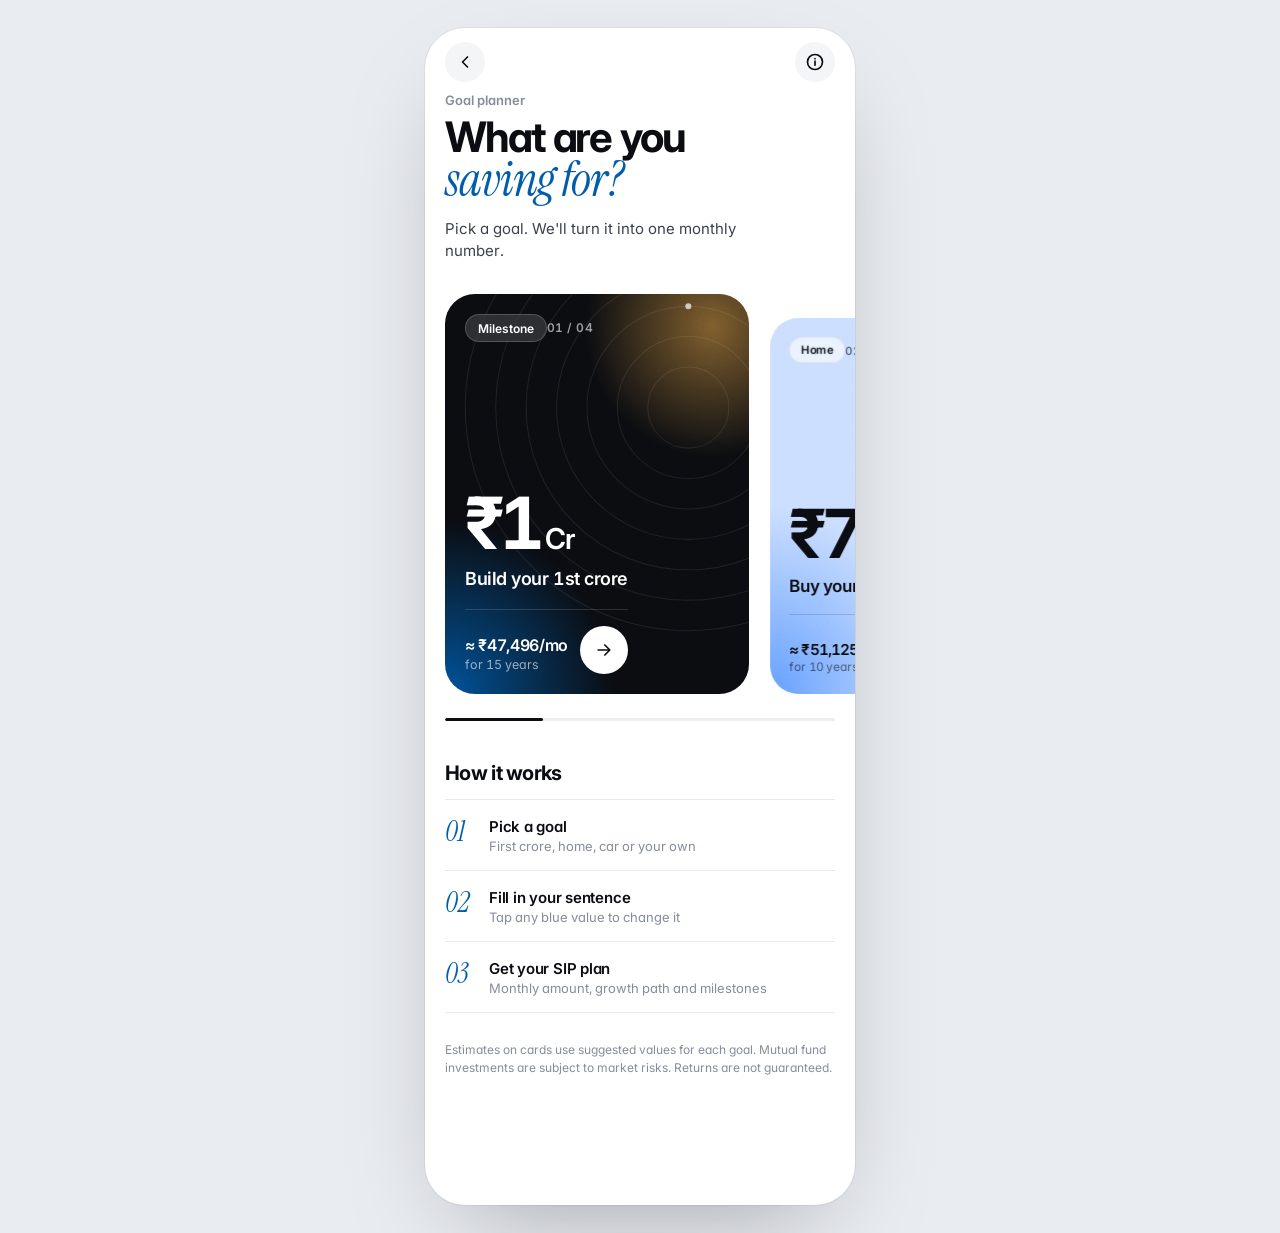
<file: index.html>
<!doctype html>
<html lang="en">
<head>
  <meta charset="utf-8" />
  <meta name="viewport" content="width=device-width, initial-scale=1, viewport-fit=cover" />
  <meta name="theme-color" content="#FFFFFF" />
  <title>Achieve Your Goals · Bajaj Broking</title>
  <link rel="preconnect" href="https://fonts.googleapis.com" />
  <link rel="preconnect" href="https://fonts.gstatic.com" crossorigin />
  <link href="https://fonts.googleapis.com/css2?family=Inter:wght@400;500;600;700;800&family=Instrument+Serif:ital@0;1&display=swap" rel="stylesheet" />
  <link rel="stylesheet" href="styles.css" />
</head>
<body>
  <div class="app" id="app">
    <main class="scr" id="scr-home" aria-label="Achieve your goals"></main>
    <main class="scr" id="scr-planner" aria-label="Plan your goal" hidden></main>
    <main class="scr" id="scr-result" aria-label="Your investment plan" hidden></main>
  </div>

  <div class="sheet-backdrop" id="backdrop" hidden></div>
  <section class="sheet" id="sheet" role="dialog" aria-modal="true" aria-labelledby="sheet-title" hidden></section>
  <div class="toast" id="toast" role="status" aria-live="polite"></div>

  <script src="app.js"></script>
</body>
</html>
</file>
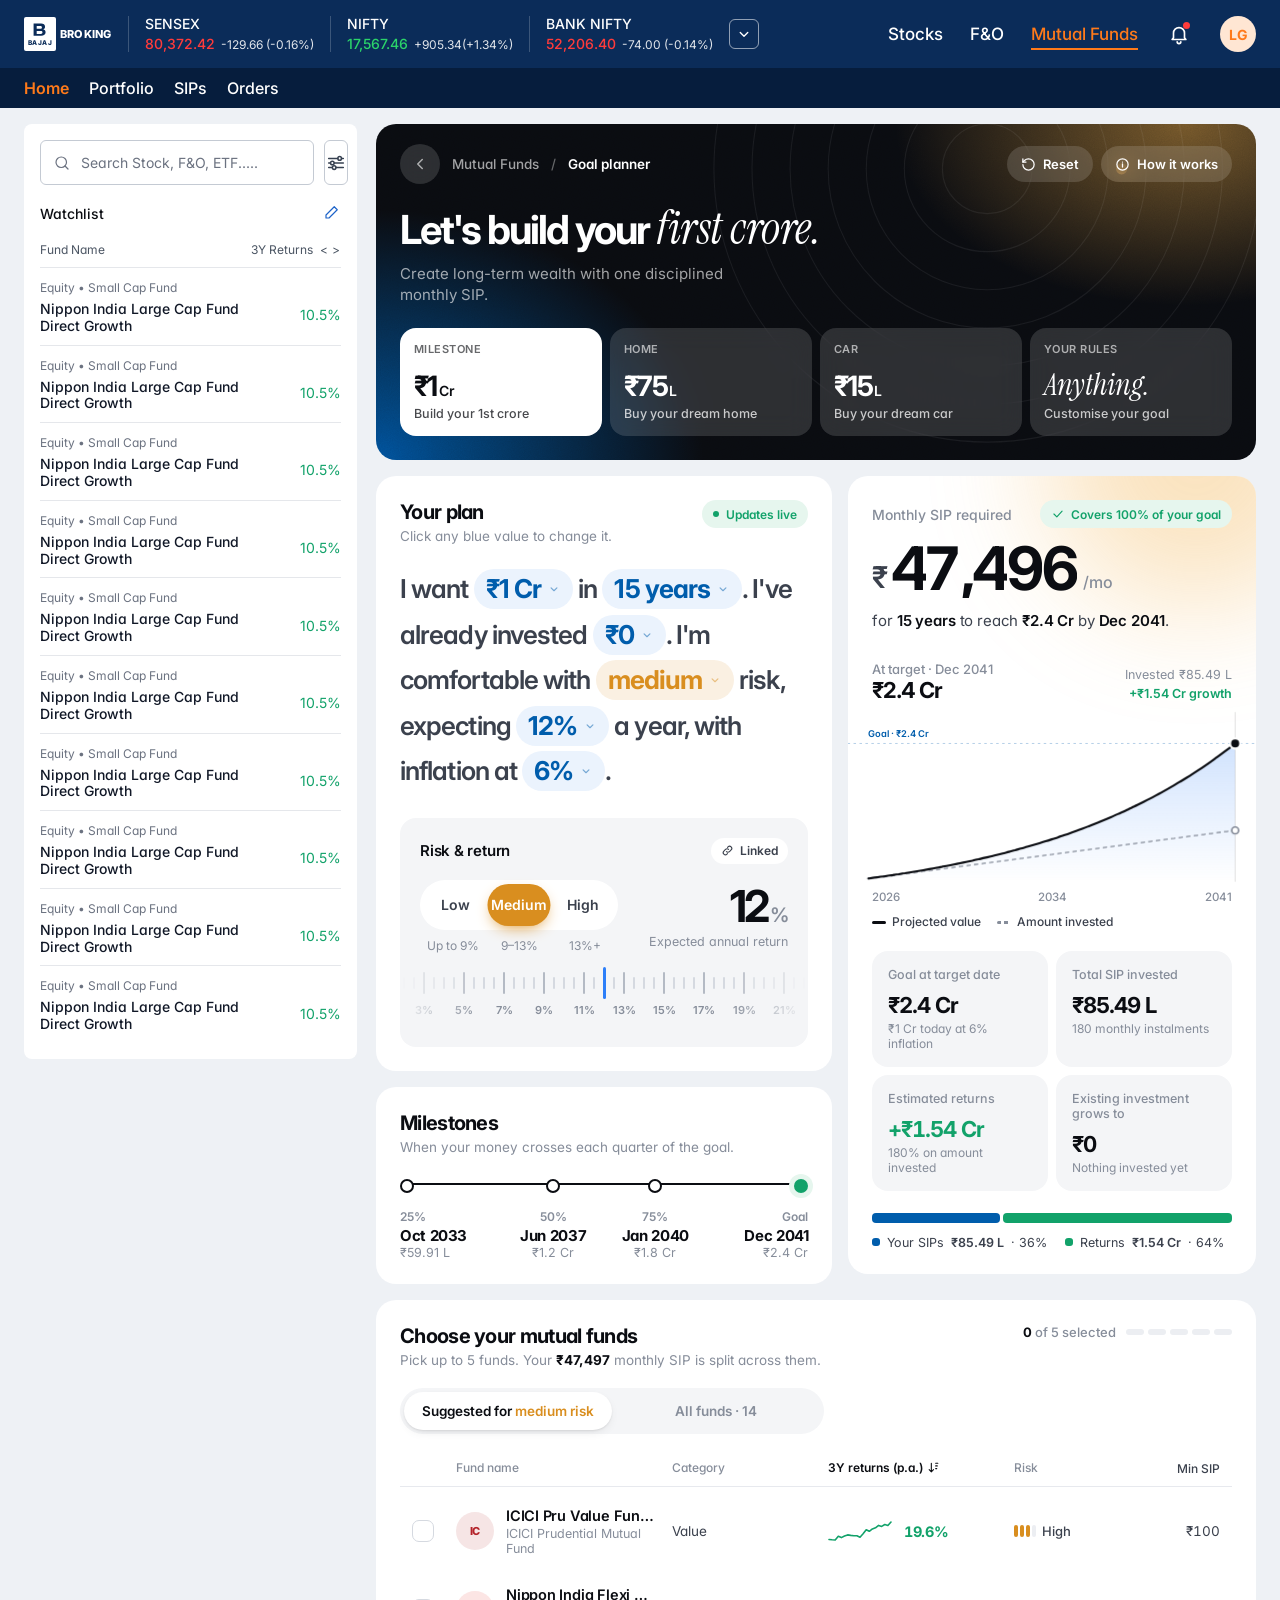
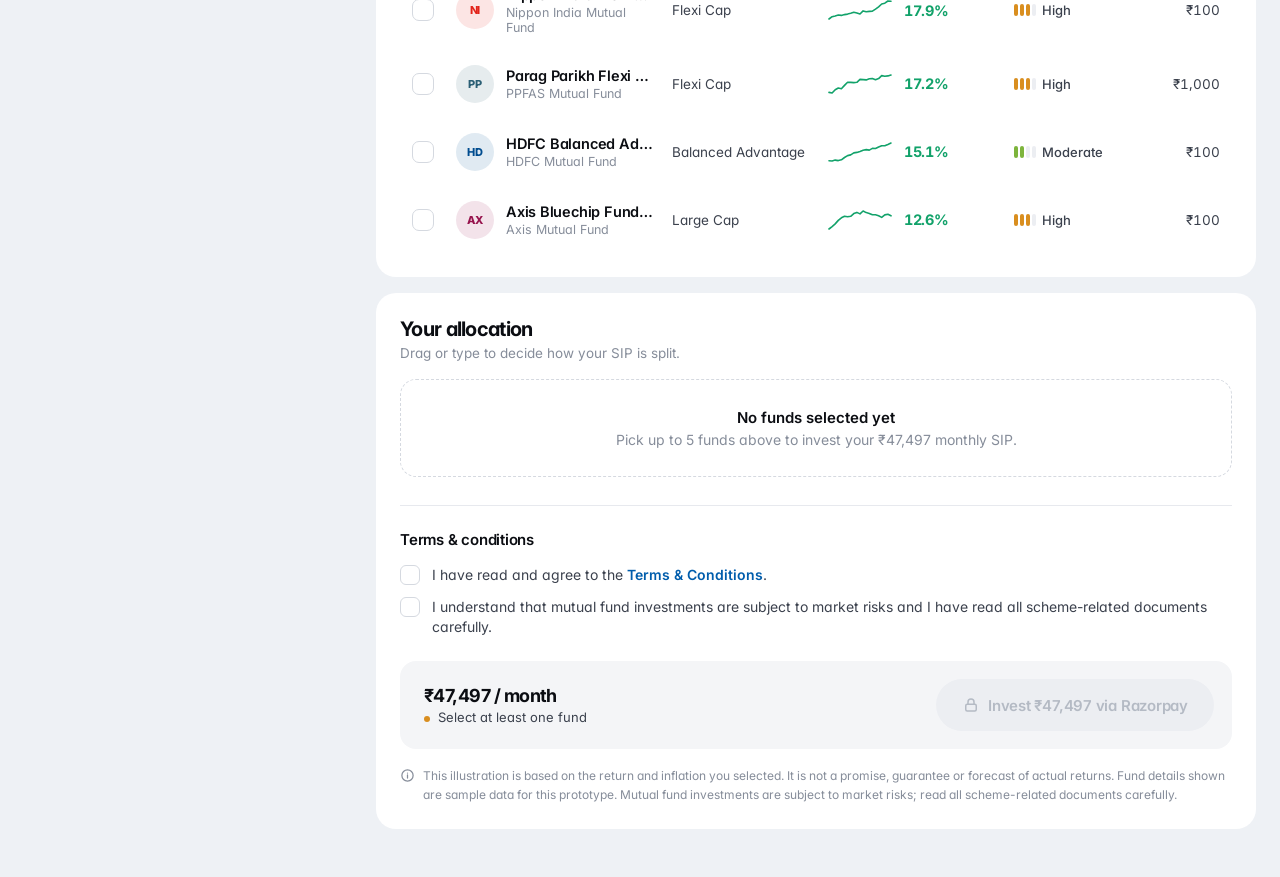
<file: web/index.html>
<!doctype html>
<html lang="en">
<head>
  <meta charset="utf-8" />
  <meta name="viewport" content="width=device-width, initial-scale=1" />
  <title>Goal Planner · Bajaj Broking</title>
  <link rel="preconnect" href="https://fonts.googleapis.com" />
  <link rel="preconnect" href="https://fonts.gstatic.com" crossorigin />
  <link href="https://fonts.googleapis.com/css2?family=Inter:wght@400;500;600;700;800&family=Instrument+Serif:ital@0;1&display=swap" rel="stylesheet" />
  <link rel="stylesheet" href="web.css" />
</head>
<body>
  <!-- ================= header (unchanged product chrome) ================= -->
  <header class="hdr">
    <div class="top">
      <a class="logo" href="#" aria-label="Bajaj Broking home">
        <span class="logo-mark" aria-hidden="true">
          <svg viewBox="0 0 24 18"><path d="M5 2h8.2c2.6 0 4.3 1.3 4.3 3.4 0 1.4-.8 2.4-2 2.9 1.6.4 2.6 1.6 2.6 3.2 0 2.4-1.9 3.9-4.8 3.9H5V2zm3.4 2.7v3h4.1c1 0 1.6-.6 1.6-1.5s-.6-1.5-1.6-1.5H8.4zm0 5.5v3.1h4.5c1.1 0 1.8-.6 1.8-1.6s-.7-1.5-1.8-1.5H8.4z" fill="#0B2C59"/></svg>
          <em>BAJAJ</em>
        </span>
        <span class="logo-word">BROKING</span>
      </a>
      <div class="tick"><span class="n">SENSEX</span><span><b class="down">80,372.42</b><small>-129.66 (-0.16%)</small></span></div>
      <div class="tick"><span class="n">NIFTY</span><span><b class="up">17,567.46</b><small>+905.34(+1.34%)</small></span></div>
      <div class="tick last"><span class="n">BANK NIFTY</span><span><b class="down">52,206.40</b><small>-74.00 (-0.14%)</small></span></div>
      <button class="tick-more" aria-label="More indices"><svg viewBox="0 0 24 24"><path d="M7 10l5 5 5-5"/></svg></button>
      <nav class="topnav" aria-label="Primary">
        <a href="#">Stocks</a><a href="#">F&amp;O</a><a href="#" class="on" aria-current="page">Mutual Funds</a>
      </nav>
      <button class="bell" aria-label="Notifications"><svg viewBox="0 0 24 24"><path d="M6 16V11a6 6 0 1112 0v5l1.5 2h-15L6 16z"/><path d="M10 20.5a2 2 0 004 0"/></svg><i></i></button>
      <span class="avatar" aria-label="Profile">LG</span>
    </div>
    <nav class="subnav" aria-label="Secondary">
      <a href="#" class="on">Home</a><a href="#">Portfolio</a><a href="#">SIPs</a><a href="#">Orders</a>
    </nav>
  </header>

  <div class="page">
    <!-- ================= watchlist (unchanged) ================= -->
    <aside class="side" aria-label="Watchlist">
      <div class="search">
        <label><svg viewBox="0 0 24 24"><circle cx="11" cy="11" r="7"/><path d="M20 20l-4-4"/></svg><input placeholder="Search Stock, F&amp;O, ETF....." aria-label="Search" /></label>
        <button class="filter" aria-label="Filters"><svg viewBox="0 0 24 24"><path d="M4 7h10M18 7h2M4 17h4M12 17h8"/><circle cx="16" cy="7" r="2"/><circle cx="10" cy="17" r="2"/><path d="M4 12h2M10 12h10"/><circle cx="8" cy="12" r="2"/></svg></button>
      </div>
      <div class="wl-head"><span>Watchlist</span><button aria-label="Edit watchlist"><svg viewBox="0 0 24 24"><path d="M4 20h4L19 9l-4-4L4 16v4z"/></svg></button></div>
      <div class="wl-cols"><span>Fund Name</span><span>3Y Returns <b>&lt; &gt;</b></span></div>
      <ul class="wl" id="wl"></ul>
    </aside>

    <!-- ================= goal planner (redesigned) ================= -->
    <main class="main" id="main">
      <section class="banner mesh" id="banner" aria-label="Choose a goal"></section>
      <div class="grid">
        <div class="col">
          <section class="card plan" id="plan" aria-label="Your plan"></section>
          <section class="card miles" id="miles" aria-label="Milestones"></section>
        </div>
        <section class="card result" id="result" aria-label="Your investment plan"></section>
      </div>
      <section class="card funds" id="funds" aria-label="Choose your mutual funds"></section>
      <section class="card checkout" id="checkout" aria-label="Allocation and invest"></section>
    </main>
  </div>

  <div class="toast" id="toast" role="status" aria-live="polite"></div>
  <script src="web.js"></script>
</body>
</html>
</file>
<file: styles.css>
/* ==========================================================
   Achieve Your Goals — Bajaj Broking
   Light, editorial, data-first. One accent (Bajaj blue), ink neutrals,
   abstract mesh surfaces, pill controls, sheets, rulers, scrub charts.
   ========================================================== */
:root {
  --bg: #FFFFFF;
  --surface: #F4F5F7;
  --surface-2: #ECEEF2;
  --line: #E7E9EE;
  --line-2: #D5D9E0;

  --ink: #0B0D12;
  --ink-2: #3B414D;
  --muted: #868D9A;
  --faint: #B4BAC4;

  --brand: #005DAC;
  --brand-bright: #2D7FF9;
  --brand-tint: #EBF3FD;

  --pos: #12A26A;
  --pos-tint: #E6F6EE;
  --neg: #E5484D;

  --r-md: 18px;
  --r-lg: 24px;
  --r-xl: 30px;
  --pill: 999px;

  --ease: cubic-bezier(.22, 1, .36, 1);
  --spring: cubic-bezier(.34, 1.4, .5, 1);
  --fast: 150ms;
  --base: 240ms;

  --sans: "Inter", -apple-system, BlinkMacSystemFont, "Segoe UI", Roboto, sans-serif;
  --serif: "Instrument Serif", "Times New Roman", serif;
  --safe-b: env(safe-area-inset-bottom, 0px);
  --gutter: 20px;

  --grain: url("data:image/svg+xml;utf8,<svg xmlns='http://www.w3.org/2000/svg' width='160' height='160'><filter id='n'><feTurbulence type='fractalNoise' baseFrequency='.9' numOctaves='2' stitchTiles='stitch'/><feColorMatrix values='0 0 0 0 0 0 0 0 0 0 0 0 0 0 0 0 0 0 .55 0'/></filter><rect width='100%' height='100%' filter='url(%23n)'/></svg>");
}

* { box-sizing: border-box; }
html, body { margin: 0; }
body {
  font-family: var(--sans);
  background: var(--bg);
  color: var(--ink);
  -webkit-font-smoothing: antialiased;
  font-feature-settings: "tnum" 1, "cv11" 1;
  overflow-x: hidden;
}
button, input { font: inherit; color: inherit; }
button { cursor: pointer; border: 0; background: none; padding: 0; -webkit-tap-highlight-color: transparent; }
:focus-visible { outline: 2px solid var(--brand-bright); outline-offset: 3px; border-radius: 10px; }
[hidden] { display: none !important; }
.sr { position: absolute; width: 1px; height: 1px; overflow: hidden; clip: rect(0 0 0 0); white-space: nowrap; }
.serif { font-family: var(--serif); font-style: italic; font-weight: 400; letter-spacing: -.01em; }

/* ---------- shell ---------- */
.app { position: relative; max-width: 430px; min-height: 100vh; margin: 0 auto; background: var(--bg); overflow-x: clip; }
@media (min-width: 520px) {
  body { background: #E9ECF1; }
  .app { margin: 28px auto; min-height: calc(100vh - 56px); border-radius: 40px; box-shadow: 0 40px 100px -40px rgba(11, 13, 18, .35), 0 0 0 1px rgba(11, 13, 18, .05); overflow: hidden; }
}
.scr { min-height: 100%; padding-bottom: calc(128px + var(--safe-b)); }
.scr.enter { animation: enter .5s var(--ease); }
@keyframes enter { from { opacity: 0; transform: translateY(12px); } to { opacity: 1; transform: none; } }

::view-transition-old(root), ::view-transition-new(root) { animation-duration: .38s; animation-timing-function: var(--ease); }
::view-transition-group(goal-mesh) { animation-duration: .55s; animation-timing-function: var(--ease); }

/* ---------- nav ---------- */
.nav {
  position: sticky; top: 0; z-index: 20;
  display: flex; align-items: center; justify-content: space-between; gap: 12px;
  padding: 14px var(--gutter) 10px;
  transition: background var(--base);
}
.nav .title { font-size: 15px; font-weight: 600; letter-spacing: -.01em; opacity: 0; transform: translateY(4px); transition: all var(--base) var(--ease); }
.nav.scrolled { background: rgba(255, 255, 255, .82); backdrop-filter: saturate(180%) blur(20px); -webkit-backdrop-filter: saturate(180%) blur(20px); }
.nav.scrolled .title { opacity: 1; transform: none; }
.round {
  width: 40px; height: 40px; border-radius: 50%;
  display: grid; place-items: center; flex: none;
  background: var(--surface); color: var(--ink);
  transition: transform var(--fast) var(--ease), background var(--base);
}
.round:hover { background: var(--surface-2); }
.round:active { transform: scale(.9); }
.round svg { width: 20px; height: 20px; }
.round.glass { background: rgba(255, 255, 255, .16); color: inherit; backdrop-filter: blur(12px); -webkit-backdrop-filter: blur(12px); }
.round.glass:hover { background: rgba(255, 255, 255, .28); }
.th-sky .round.glass, .th-mist .round.glass { background: rgba(255, 255, 255, .6); }

/* ---------- type ---------- */
.eyebrow { font-size: 13px; font-weight: 600; color: var(--muted); }
.h1 { margin: 8px 0 0; font-size: 42px; line-height: .98; font-weight: 700; letter-spacing: -.05em; }
.h1 .serif { font-size: 1.14em; letter-spacing: -.02em; color: var(--brand); }
.lede { margin: 14px 0 0; font-size: 15px; line-height: 1.45; color: var(--ink-2); max-width: 300px; }
.h2 { margin: 0; font-size: 20px; font-weight: 700; letter-spacing: -.035em; }
.pad { padding: 0 var(--gutter); }
.sec { margin-top: 40px; }
.sec-head { display: flex; align-items: baseline; justify-content: space-between; padding: 0 var(--gutter); margin-bottom: 14px; }
.sec-head .meta { font-size: 13px; color: var(--muted); }

/* ---------- mesh surfaces ---------- */
.mesh { position: relative; isolation: isolate; overflow: hidden; color: var(--on); background: var(--mesh); }
.mesh::after { content: ""; position: absolute; inset: 0; z-index: -1; background-image: var(--grain); opacity: .2; mix-blend-mode: overlay; pointer-events: none; }
.th-ink {
  --on: #fff; --on-2: rgba(255,255,255,.6); --orb: #F2B04A; --orb-2: #2D7FF9;
  --mesh: radial-gradient(70% 55% at 88% 8%, rgba(242,176,74,.55) 0%, transparent 60%),
          radial-gradient(90% 70% at 0% 100%, rgba(0,93,172,.95) 0%, transparent 62%),
          #0B0D12;
}
.th-sky {
  --on: #0B0D12; --on-2: rgba(11,13,18,.56); --orb: #2D7FF9; --orb-2: #9CC5FF;
  --mesh: radial-gradient(60% 50% at 85% 5%, #FFFFFF 0%, transparent 60%),
          radial-gradient(90% 80% at 0% 100%, #6FA6FF 0%, transparent 62%),
          #CFE1FF;
}
.th-navy {
  --on: #fff; --on-2: rgba(255,255,255,.6); --orb: #3CC8FF; --orb-2: #005DAC;
  --mesh: radial-gradient(70% 55% at 95% 15%, rgba(60,200,255,.75) 0%, transparent 58%),
          radial-gradient(90% 70% at 0% 100%, #005DAC 0%, transparent 62%),
          #061A33;
}
.th-mist {
  --on: #0B0D12; --on-2: rgba(11,13,18,.55); --orb: #7A6CFF; --orb-2: #2D7FF9;
  --mesh: radial-gradient(70% 55% at 90% 0%, #E1DEFF 0%, transparent 60%),
          radial-gradient(80% 70% at 0% 100%, #DCE9FF 0%, transparent 60%),
          #F3F4F7;
}

/* ---------- goal carousel ---------- */
.rail {
  display: flex; gap: 12px; overflow-x: auto; overscroll-behavior-x: contain;
  scroll-snap-type: x mandatory; scroll-padding: 0 var(--gutter);
  padding: 4px var(--gutter) 8px; scrollbar-width: none;
}
.rail::-webkit-scrollbar { display: none; }
.rail::after { content: ""; flex: 0 0 8px; }
.gcard {
  --k: 1;
  flex: 0 0 78%; height: 400px; scroll-snap-align: start;
  border-radius: var(--r-xl); text-align: left;
  display: flex; flex-direction: column; justify-content: space-between;
  padding: 20px;
  transform: scale(calc(.94 + .06 * var(--k)));
  transform-origin: center bottom;
  transition: transform .2s linear;
}
.gcard .geo { position: absolute; inset: 0; z-index: -1; width: 100%; height: 100%; pointer-events: none; }
.spin { transform-box: view-box; transform-origin: 80% 28%; animation: spin 60s linear infinite; }
@keyframes spin { to { transform: rotate(360deg); } }
.gcard .top { display: flex; justify-content: space-between; align-items: center; }
.tag {
  display: inline-flex; align-items: center; gap: 6px; height: 28px; padding: 0 12px;
  border-radius: var(--pill); font-size: 12px; font-weight: 600;
  background: rgba(255,255,255,.14); border: 1px solid rgba(255,255,255,.18);
  backdrop-filter: blur(10px); -webkit-backdrop-filter: blur(10px);
}
.th-sky .tag, .th-mist .tag { background: rgba(255,255,255,.6); border-color: rgba(11,13,18,.06); }
.idx { font-size: 12px; font-weight: 600; color: var(--on-2); letter-spacing: .04em; }
.gcard .num { font-size: 72px; line-height: .9; font-weight: 700; letter-spacing: -.065em; }
.gcard .num small { font-size: .4em; letter-spacing: -.03em; font-weight: 600; margin-left: 4px; }
.gcard .num .serif { font-size: 1.08em; letter-spacing: -.03em; }
.gcard .name { margin-top: 12px; font-size: 18px; font-weight: 600; letter-spacing: -.025em; }
.gcard .foot { display: flex; align-items: flex-end; justify-content: space-between; gap: 10px; margin-top: 20px; padding-top: 16px; border-top: 1px solid color-mix(in srgb, var(--on) 14%, transparent); }
.gcard .est { font-size: 12.5px; color: var(--on-2); line-height: 1.35; }
.gcard .est b { display: block; color: var(--on); font-size: 16px; font-weight: 600; letter-spacing: -.02em; }
.go {
  width: 48px; height: 48px; border-radius: 50%; display: grid; place-items: center; flex: none;
  background: var(--on); color: var(--ink);
  transition: transform var(--base) var(--spring);
}
.th-sky .go, .th-mist .go { color: #fff; }
.go svg { width: 20px; height: 20px; }
.gcard:hover .go { transform: rotate(-45deg); }

.rail-progress { margin: 16px var(--gutter) 0; height: 3px; border-radius: 3px; background: var(--surface-2); position: relative; overflow: hidden; }
.rail-progress i { position: absolute; top: 0; bottom: 0; left: 0; width: 25%; border-radius: 3px; background: var(--ink); }

/* ---------- steps / saved ---------- */
.steps { margin: 0 var(--gutter); padding: 0; border-top: 1px solid var(--line); }
.steps li { list-style: none; display: grid; grid-template-columns: 44px 1fr; padding: 16px 0; border-bottom: 1px solid var(--line); }
.steps .n { font-family: var(--serif); font-style: italic; font-size: 28px; line-height: 1; color: var(--brand); }
.steps b { font-size: 15px; font-weight: 600; letter-spacing: -.015em; }
.steps span { display: block; font-size: 13px; color: var(--muted); margin-top: 2px; }

.rows { margin: 0 var(--gutter); display: flex; flex-direction: column; gap: 8px; }
.row { display: flex; align-items: center; gap: 8px; padding: 12px; border-radius: var(--r-md); background: var(--surface); transition: background var(--base); }
.row:hover { background: var(--surface-2); }
.row-open { display: flex; align-items: center; gap: 14px; flex: 1; min-width: 0; text-align: left; }
.chip-mesh { width: 44px; height: 44px; border-radius: 14px; flex: none; display: grid; place-items: center; font-size: 12px; font-weight: 700; letter-spacing: -.03em; }
.row .meta { flex: 1; min-width: 0; }
.row .meta b { display: block; font-size: 15px; font-weight: 600; white-space: nowrap; overflow: hidden; text-overflow: ellipsis; letter-spacing: -.015em; }
.row .meta span { font-size: 13px; color: var(--muted); }
.row .amt { text-align: right; font-weight: 700; font-size: 15px; letter-spacing: -.03em; }
.row .amt span { display: block; font-size: 12px; font-weight: 500; color: var(--muted); letter-spacing: 0; }
.row .x { width: 32px; height: 32px; border-radius: 50%; display: grid; place-items: center; color: var(--muted); flex: none; }
.row .x:hover { background: #fff; color: var(--neg); }
.row .x svg { width: 16px; height: 16px; }

.fine { margin: 28px var(--gutter) 0; font-size: 12px; line-height: 1.5; color: var(--muted); }

/* ---------- planner ---------- */
.p-head { padding: 0 0 60px; margin-bottom: -30px; }
.p-head .nav { position: relative; }
.p-head .geo { position: absolute; inset: 0; z-index: -1; width: 100%; height: 100%; pointer-events: none; }
.p-head .kicker { padding: 10px var(--gutter) 0; font-size: 13px; font-weight: 600; color: var(--on-2); }
.p-head h1 { margin: 6px 0 0; padding: 0 var(--gutter); font-size: 36px; line-height: 1; font-weight: 700; letter-spacing: -.05em; }
.p-head h1 .serif { font-size: 1.14em; }
.panel { position: relative; z-index: 1; background: var(--bg); border-radius: 30px 30px 0 0; padding-top: 26px; }

.name-input {
  display: block; width: calc(100% - 2 * var(--gutter)); margin: 0 var(--gutter) 12px;
  padding: 14px 16px; border-radius: var(--r-md); border: 0; outline: 0;
  background: var(--surface); font-size: 17px; font-weight: 600; letter-spacing: -.015em;
  transition: box-shadow var(--base), background var(--base);
}
.name-input:focus { background: #fff; box-shadow: 0 0 0 2px var(--ink); }
.name-input::placeholder { color: var(--faint); }
.suggest { display: flex; gap: 6px; overflow-x: auto; scrollbar-width: none; padding: 0 var(--gutter); margin: 0 0 26px; }
.suggest::-webkit-scrollbar { display: none; }

.label-sm { padding: 0 var(--gutter); margin-bottom: 10px; font-size: 13px; font-weight: 600; color: var(--muted); }
.sentence { margin: 0; padding: 0 var(--gutter); font-size: 25px; line-height: 1.7; font-weight: 600; letter-spacing: -.035em; color: var(--ink-2); }
.tok {
  display: inline-flex; align-items: center; gap: 6px; vertical-align: baseline;
  padding: 0 12px; height: 40px; line-height: 40px; border-radius: var(--pill);
  background: var(--brand-tint); color: var(--brand);
  font-weight: 700; letter-spacing: -.035em; white-space: nowrap;
  transition: transform var(--fast) var(--ease), background var(--base), color var(--base), box-shadow var(--base);
}
.tok svg { width: 14px; height: 14px; opacity: .5; }
.tok:hover { background: #DDEBFC; }
.tok:active { transform: scale(.95); }
.tok.err { background: #FDECEC; color: var(--neg); }
.tok.flash { animation: flash .8s var(--ease); }
@keyframes flash { 0% { box-shadow: 0 0 0 0 rgba(45,127,249,.55); } 100% { box-shadow: 0 0 0 12px rgba(45,127,249,0); } }
.tok.tone { background: color-mix(in srgb, var(--tone) 13%, #fff); color: var(--tone); }
.sentence .nw { white-space: nowrap; }
.tap-hint { display: flex; align-items: center; gap: 8px; padding: 14px var(--gutter) 0; font-size: 13px; color: var(--muted); }
.tap-hint i { width: 6px; height: 6px; border-radius: 50%; background: var(--brand-bright); animation: pulse 1.8s ease-out infinite; }
@keyframes pulse { 0% { box-shadow: 0 0 0 0 rgba(45,127,249,.5); } 100% { box-shadow: 0 0 0 8px rgba(45,127,249,0); } }

.block { margin: 32px var(--gutter) 0; padding: 20px; border-radius: var(--r-lg); background: var(--surface); overflow: hidden; }
.block.focus { animation: ring 1.4s var(--ease); }
@keyframes ring { 0%, 100% { box-shadow: 0 0 0 0 transparent; } 20%, 60% { box-shadow: 0 0 0 3px var(--brand-bright); } }
.block-head { display: flex; align-items: center; justify-content: space-between; gap: 8px; }
.block-head h3 { margin: 0; font-size: 15px; font-weight: 600; letter-spacing: -.015em; }
.linked {
  display: inline-flex; align-items: center; gap: 6px; height: 26px; padding: 0 10px; border-radius: var(--pill);
  font-size: 12px; font-weight: 600; color: var(--ink-2); background: #fff;
  transition: background var(--base), color var(--base);
}
.linked svg { width: 13px; height: 13px; }
.linked.on { background: var(--ink); color: #fff; }

.seg { --i: 1; position: relative; display: grid; grid-template-columns: repeat(3, 1fr); margin-top: 16px; padding: 4px; border-radius: var(--pill); background: #fff; }
.seg::before {
  content: ""; position: absolute; top: 4px; bottom: 4px; left: 4px; width: calc((100% - 8px) / 3);
  border-radius: var(--pill); background: var(--tone, var(--ink));
  transform: translateX(calc(var(--i) * 100%)); transition: transform .5s var(--spring), background var(--base);
  box-shadow: 0 6px 16px -6px var(--tone, var(--ink));
}
.seg button { position: relative; z-index: 1; height: 44px; border-radius: var(--pill); font-size: 14px; font-weight: 600; color: var(--ink-2); transition: color var(--base); }
.seg button[aria-checked="true"] { color: #fff; }
.seg-desc { display: grid; grid-template-columns: repeat(3, 1fr); margin-top: 10px; font-size: 12px; color: var(--muted); text-align: center; }

.dial-val { display: flex; align-items: baseline; justify-content: center; gap: 2px; margin-top: 24px; font-size: 46px; font-weight: 700; letter-spacing: -.055em; line-height: 1; }
.dial-val small { font-size: 20px; font-weight: 600; color: var(--muted); letter-spacing: -.02em; }
.dial-cap { text-align: center; margin-top: 6px; font-size: 13px; color: var(--muted); }

.ruler { position: relative; margin: 14px -20px 0; height: 60px; outline: 0; }
.ruler:focus-visible .needle { box-shadow: 0 0 0 6px rgba(45,127,249,.3); }
.ruler-scroll {
  display: flex; height: 100%; overflow-x: auto; overflow-y: hidden;
  scroll-snap-type: x mandatory; scrollbar-width: none; cursor: grab; touch-action: pan-x;
  -webkit-mask-image: linear-gradient(90deg, transparent, #000 24%, #000 76%, transparent);
          mask-image: linear-gradient(90deg, transparent, #000 24%, #000 76%, transparent);
}
.ruler-scroll::-webkit-scrollbar { display: none; }
.ruler-scroll.drag { cursor: grabbing; scroll-snap-type: none; }
.ruler .sp { flex: 0 0 calc(50% - 5px); }
.ruler .t { position: relative; flex: 0 0 10px; height: 100%; scroll-snap-align: center; }
.ruler .t::before { content: ""; position: absolute; left: 4px; top: 10px; width: 2px; height: 12px; border-radius: 2px; background: var(--line-2); }
.ruler .t.maj::before { height: 22px; top: 5px; background: var(--faint); }
.ruler .t em { position: absolute; top: 36px; left: 5px; transform: translateX(-50%); font-style: normal; font-size: 11px; font-weight: 600; color: var(--muted); white-space: nowrap; }
.ruler .needle { position: absolute; left: 50%; top: 0; width: 3px; height: 32px; margin-left: -1.5px; border-radius: 3px; background: var(--brand-bright); pointer-events: none; transition: box-shadow var(--base); }

.facts { display: grid; grid-template-columns: 1fr 1fr; gap: 8px; margin: 8px var(--gutter) 0; }
.fact { padding: 16px; border-radius: var(--r-md); background: var(--surface); min-width: 0; }
.fact span { display: block; font-size: 12px; color: var(--muted); }
.fact b { display: block; margin-top: 6px; font-size: 18px; font-weight: 700; letter-spacing: -.04em; white-space: nowrap; overflow: hidden; text-overflow: ellipsis; }
.fact small { display: block; margin-top: 2px; font-size: 12px; color: var(--muted); }
.fact .bar { margin-top: 10px; height: 4px; border-radius: 4px; background: var(--surface-2); overflow: hidden; }
.fact .bar i { display: block; height: 100%; border-radius: 4px; background: var(--ink); transition: width .5s var(--ease); }

/* ---------- dock ---------- */
.dock {
  position: fixed; z-index: 30; left: 50%; bottom: 0; transform: translateX(-50%);
  width: 100%; max-width: 430px; padding: 22px var(--gutter) calc(14px + var(--safe-b));
  background: linear-gradient(180deg, rgba(255,255,255,0), #fff 45%);
  pointer-events: none;
}
@media (min-width: 520px) { .dock { bottom: 28px; border-radius: 0 0 40px 40px; } }
.dock > * { pointer-events: auto; }
.dock-bar {
  display: flex; align-items: center; gap: 12px; padding: 8px 8px 8px 22px;
  border-radius: var(--pill); background: var(--ink); color: #fff;
  box-shadow: 0 20px 40px -18px rgba(11,13,18,.7);
}
.dock-bar .live { flex: 1; min-width: 0; }
.dock-bar .live > span { display: block; font-size: 11px; color: rgba(255,255,255,.55); font-weight: 500; }
.dock-bar .live b { display: flex; align-items: baseline; font-size: 21px; font-weight: 700; letter-spacing: -.045em; line-height: 1.2; white-space: nowrap; }
.dock-bar .live b em { font-style: normal; font-size: 12px; font-weight: 500; color: rgba(255,255,255,.55); margin-left: 3px; letter-spacing: 0; }
.dock-row { display: flex; gap: 8px; }

.btn {
  display: inline-flex; align-items: center; justify-content: center; gap: 8px;
  height: 52px; padding: 0 22px; border-radius: var(--pill);
  font-size: 15px; font-weight: 600; letter-spacing: -.015em; white-space: nowrap;
  transition: transform var(--fast) var(--ease), background var(--base), opacity var(--base), color var(--base);
}
.btn svg { width: 18px; height: 18px; }
.btn:active { transform: scale(.96); }
.btn-light { background: #fff; color: var(--ink); }
.btn-light:hover { background: #E8ECF2; }
.btn-brand { background: var(--brand); color: #fff; box-shadow: 0 14px 28px -14px rgba(0,93,172,.9); }
.btn-brand:hover { background: #0868BD; }
.btn-ink { background: var(--ink); color: #fff; }
.btn-ink:hover { background: #222631; }
.btn-soft { background: var(--surface); color: var(--ink); }
.btn-soft:hover { background: var(--surface-2); }
.btn-soft.on { background: var(--pos-tint); color: var(--pos); }
.btn.grow { flex: 1; }
.btn.wide { width: 100%; }
.btn[disabled] { opacity: .35; pointer-events: none; }

.chip {
  display: inline-flex; align-items: center; height: 36px; padding: 0 14px; flex: none;
  border-radius: var(--pill); background: var(--surface); color: var(--ink-2);
  font-size: 13px; font-weight: 600; letter-spacing: -.01em; white-space: nowrap;
  transition: background var(--base), color var(--base), transform var(--fast);
}
.chip:hover { background: var(--surface-2); }
.chip:active { transform: scale(.95); }
.chip.on { background: var(--ink); color: #fff; }

/* ---------- odometer ---------- */
.odo { display: inline-flex; line-height: 1; height: 1em; overflow: hidden; }
.od { display: inline-block; height: 1em; overflow: hidden; }
.od-s { display: flex; flex-direction: column; transition: transform .75s var(--ease); }
.od-s span, .od-c { display: block; height: 1em; line-height: 1em; }

/* ---------- result ---------- */
.r-hero { position: relative; padding: 4px var(--gutter) 0; isolation: isolate; }
.orb { position: absolute; z-index: -1; border-radius: 50%; filter: blur(56px); opacity: .42; pointer-events: none; animation: drift 12s ease-in-out infinite alternate; }
.orb.a { width: 280px; height: 280px; top: -150px; right: -80px; background: var(--orb); }
.orb.b { width: 220px; height: 220px; top: -40px; left: -140px; background: var(--orb-2); opacity: .22; animation-delay: -6s; }
@keyframes drift { to { transform: translate(-20px, 24px) scale(1.08); } }
.r-hero .kick { font-size: 13px; font-weight: 600; color: var(--ink-2); display: flex; align-items: center; gap: 8px; }
.r-hero .kick i { width: 8px; height: 8px; border-radius: 50%; background: var(--orb); }
.r-hero .label { margin-top: 24px; font-size: 14px; color: var(--muted); font-weight: 500; }
.mega { display: flex; align-items: flex-end; margin-top: 8px; font-size: 66px; font-weight: 700; letter-spacing: -.065em; line-height: 1; }
.mega .cur { font-size: 34px; font-weight: 600; letter-spacing: -.03em; margin-right: 3px; padding-bottom: 6px; color: var(--ink-2); }
.mega .per { font-size: 16px; font-weight: 500; letter-spacing: -.01em; color: var(--muted); margin-left: 6px; padding-bottom: 8px; }
.r-hero .sub { margin: 14px 0 0; font-size: 16px; line-height: 1.45; color: var(--ink-2); letter-spacing: -.015em; max-width: 330px; }
.r-hero .sub b { color: var(--ink); font-weight: 600; }
.status { display: inline-flex; align-items: center; gap: 6px; margin-top: 16px; height: 30px; padding: 0 12px; border-radius: var(--pill); background: var(--pos-tint); color: var(--pos); font-size: 12.5px; font-weight: 600; }
.status svg { width: 14px; height: 14px; }

.chart { margin-top: 30px; }
.readout { display: flex; justify-content: space-between; align-items: flex-end; gap: 12px; padding: 0 var(--gutter); min-height: 46px; }
.readout .when { font-size: 13px; color: var(--muted); font-weight: 500; }
.readout .val { font-size: 24px; font-weight: 700; letter-spacing: -.045em; line-height: 1.15; }
.readout .inv { font-size: 12.5px; color: var(--muted); text-align: right; line-height: 1.5; }
.readout .inv b { color: var(--pos); font-weight: 600; }
.plot { position: relative; margin-top: 10px; touch-action: pan-y; cursor: crosshair; user-select: none; -webkit-user-select: none; }
.plot svg { display: block; width: 100%; height: auto; overflow: visible; }
.plot .draw { stroke-dasharray: 1; stroke-dashoffset: 1; animation: draw 1.4s .1s var(--ease) forwards; }
@keyframes draw { to { stroke-dashoffset: 0; } }
.plot .fade { opacity: 0; animation: fadeIn 1s .5s var(--ease) forwards; }
@keyframes fadeIn { to { opacity: 1; } }
.axis { display: flex; justify-content: space-between; padding: 10px var(--gutter) 0; font-size: 11.5px; color: var(--muted); font-weight: 500; }
.legend { display: flex; gap: 16px; padding: 12px var(--gutter) 0; font-size: 12px; color: var(--ink-2); font-weight: 500; }
.legend i { display: inline-block; width: 14px; height: 3px; border-radius: 3px; margin-right: 6px; vertical-align: middle; }
.legend i.dash { background: repeating-linear-gradient(90deg, var(--muted) 0 4px, transparent 4px 7px); }

.tiles { display: grid; grid-template-columns: 1fr 1fr; gap: 8px; margin: 0 var(--gutter); }
.tile { padding: 16px; border-radius: var(--r-md); background: var(--surface); min-width: 0; }
.tile span { display: block; font-size: 12.5px; color: var(--muted); font-weight: 500; }
.tile b { display: block; margin-top: 12px; font-size: 22px; font-weight: 700; letter-spacing: -.05em; white-space: nowrap; overflow: hidden; text-overflow: ellipsis; }
.tile small { display: block; margin-top: 4px; font-size: 12px; color: var(--muted); }
.tile.dark { background: var(--ink); color: #fff; }
.tile.dark span, .tile.dark small { color: rgba(255,255,255,.55); }
.tile.pos b { color: var(--pos); }

.mix { margin: 0 var(--gutter); }
.mix-bar { display: flex; gap: 4px; height: 48px; }
.mix-bar i { display: block; height: 100%; border-radius: 12px; min-width: 6px; flex-basis: 0; flex-grow: 0; transition: flex-grow 1s .15s var(--ease); }
.mix-rows { margin-top: 8px; }
.mix-rows div { display: grid; grid-template-columns: 10px 1fr auto 44px; align-items: center; gap: 12px; padding: 13px 0; border-bottom: 1px solid var(--line); font-size: 14px; }
.mix-rows div:last-child { border-bottom: 0; }
.mix-rows .d { width: 10px; height: 10px; border-radius: 3px; }
.mix-rows .l { color: var(--ink-2); }
.mix-rows .a { font-weight: 600; letter-spacing: -.025em; }
.mix-rows .p { text-align: right; color: var(--muted); font-size: 13px; }

.track { position: relative; margin: 0 var(--gutter); }
.track .rail-line { position: absolute; left: 7px; right: 7px; top: 6px; height: 2px; background: var(--surface-2); }
.track .rail-line i { position: absolute; inset: 0 auto 0 0; background: var(--ink); width: 0; transition: width 1.4s .3s var(--ease); }
.track .nodes { position: relative; display: grid; grid-template-columns: repeat(4, 1fr); }
.track .node:nth-child(2), .track .node:nth-child(3) { text-align: center; }
.track .node:nth-child(4) { text-align: right; }
.track .dot { display: inline-block; width: 14px; height: 14px; border-radius: 50%; background: #fff; border: 2px solid var(--ink); }
.track .node.goal .dot { background: var(--pos); border-color: var(--pos); box-shadow: 0 0 0 5px var(--pos-tint); }
.track .node .p { margin-top: 12px; font-size: 12px; color: var(--muted); font-weight: 600; }
.track .node b { display: block; margin-top: 2px; font-size: 14px; font-weight: 700; letter-spacing: -.025em; }
.track .node small { display: block; font-size: 12px; color: var(--muted); }

.assume { display: flex; flex-wrap: wrap; gap: 6px; margin: 0 var(--gutter); }
.assume .chip { cursor: default; }
.assume .chip em { font-style: normal; color: var(--muted); font-weight: 500; margin-right: 5px; }
.assume .chip:hover { background: var(--surface); }
.assume button.chip, .assume button.chip:hover { cursor: pointer; background: var(--ink); color: #fff; }

/* ---------- bottom sheet ---------- */
.sheet-backdrop { position: fixed; inset: 0; z-index: 60; background: rgba(11,13,18,.36); backdrop-filter: blur(3px); -webkit-backdrop-filter: blur(3px); opacity: 0; transition: opacity .3s var(--ease); }
.sheet-backdrop.show { opacity: 1; }
.sheet {
  position: fixed; z-index: 61; left: 50%; bottom: 0; width: 100%; max-width: 430px;
  transform: translate(-50%, 104%); transition: transform .5s var(--ease);
  background: #fff; border-radius: 30px 30px 0 0; padding: 10px var(--gutter) calc(18px + var(--safe-b));
  box-shadow: 0 -20px 60px -20px rgba(11,13,18,.3);
  max-height: 92vh; overflow-y: auto; overflow-x: hidden;
}
.sheet.show { transform: translate(-50%, 0); }
@media (min-width: 520px) { .sheet { bottom: 36px; border-radius: 30px; width: calc(100% - 16px); max-width: 414px; } }
.grab { width: 40px; height: 5px; border-radius: 5px; background: var(--line-2); margin: 0 auto 14px; }
.sheet-head { display: flex; align-items: center; justify-content: space-between; }
.sheet-head h2 { margin: 0; font-size: 17px; font-weight: 600; letter-spacing: -.02em; }
.sheet-head .round { width: 34px; height: 34px; }
.sheet-head .round svg { width: 16px; height: 16px; }

.amt-display { display: flex; align-items: center; justify-content: center; margin-top: 28px; font-size: 48px; font-weight: 700; letter-spacing: -.055em; line-height: 1; min-height: 52px; }
.amt-display .cur { font-size: 28px; font-weight: 600; color: var(--muted); margin-right: 4px; letter-spacing: -.02em; }
.amt-display .caret { display: inline-block; width: 2.5px; height: 42px; margin-left: 4px; border-radius: 2px; background: var(--brand-bright); animation: blink 1s steps(1) infinite; }
@keyframes blink { 50% { opacity: 0; } }
.amt-display.shake { animation: shake .35s; }
@keyframes shake { 25% { transform: translateX(-6px); } 75% { transform: translateX(6px); } }
.amt-words { text-align: center; margin-top: 10px; font-size: 13px; color: var(--muted); min-height: 18px; }
.amt-words.err { color: var(--neg); }
.sheet .suggest { margin: 18px calc(-1 * var(--gutter)) 0; }
.keypad { display: grid; grid-template-columns: repeat(3, 1fr); gap: 6px; margin-top: 14px; }
.keypad button { height: 56px; border-radius: 16px; font-size: 24px; font-weight: 500; letter-spacing: -.02em; display: grid; place-items: center; transition: background var(--fast), transform var(--fast); }
.keypad button:hover { background: var(--surface); }
.keypad button:active { background: var(--surface-2); transform: scale(.94); }
.keypad button svg { width: 24px; height: 24px; }
.sheet .btn.wide { margin-top: 14px; }
.sheet .dial-val { margin-top: 30px; font-size: 58px; }
.sheet .ruler { margin: 20px calc(-1 * var(--gutter)) 0; }
.steppers { display: flex; justify-content: center; gap: 10px; margin-top: 8px; }
.sheet-note { margin: 18px 0 0; padding: 14px 16px; border-radius: 16px; background: var(--surface); font-size: 13px; line-height: 1.5; color: var(--ink-2); }
.sheet-note b { color: var(--ink); }

/* ---------- toast ---------- */
.toast {
  position: fixed; z-index: 80; left: 50%; bottom: calc(108px + var(--safe-b));
  transform: translate(-50%, 16px); opacity: 0; pointer-events: none;
  width: max-content; max-width: min(360px, calc(100vw - 32px)); padding: 12px 18px; border-radius: 18px;
  background: var(--ink); color: #fff; font-size: 13.5px; font-weight: 500; line-height: 1.4;
  box-shadow: 0 20px 40px -16px rgba(11,13,18,.5); transition: all .35s var(--ease);
}
.toast.show { opacity: 1; transform: translate(-50%, 0); }

@media (max-width: 350px) {
  :root { --gutter: 16px; }
  .h1 { font-size: 35px; }
  .gcard { flex-basis: 84%; height: 360px; }
  .gcard .num { font-size: 58px; }
  .sentence { font-size: 21px; }
  .tok { height: 34px; line-height: 34px; }
  .mega { font-size: 52px; }
  .tile b { font-size: 19px; }
}

@media (prefers-reduced-motion: reduce) {
  *, *::before, *::after { animation-duration: .001ms !important; animation-iteration-count: 1 !important; transition-duration: .001ms !important; }
}
</file>
<file: web/web.css>
/* ==========================================================
   Goal planner — web
   Product chrome (header + watchlist) matches the live web app.
   The planner itself uses the same language as the mobile prototype:
   ink neutrals, one Bajaj blue accent, mesh surfaces, pill controls.
   ========================================================== */
:root {
  --page: #EEF1F5;
  --card: #FFFFFF;
  --surface: #F4F5F7;
  --surface-2: #ECEEF2;
  --line: #E7E9EE;
  --line-2: #D5D9E0;

  --ink: #0B0D12;
  --ink-2: #3B414D;
  --muted: #868D9A;
  --faint: #B4BAC4;

  --brand: #005DAC;
  --brand-bright: #2D7FF9;
  --brand-tint: #EBF3FD;
  --pos: #12A26A;
  --pos-tint: #E6F6EE;
  --neg: #E5484D;
  --neg-tint: #FDECEC;
  --warn: #D98E1F;

  /* product chrome */
  --hdr: #0B2C59;
  --hdr-2: #061D3D;
  --orange: #FF7A1A;
  --wl-line: #E5E7EB;

  --r-sm: 12px;
  --r-md: 16px;
  --r-lg: 20px;
  --pill: 999px;
  --ease: cubic-bezier(.22, 1, .36, 1);
  --spring: cubic-bezier(.34, 1.4, .5, 1);
  --fast: 150ms;
  --base: 240ms;

  --sans: "Inter", -apple-system, BlinkMacSystemFont, "Segoe UI", Roboto, sans-serif;
  --serif: "Instrument Serif", "Times New Roman", serif;
  --grain: url("data:image/svg+xml;utf8,<svg xmlns='http://www.w3.org/2000/svg' width='160' height='160'><filter id='n'><feTurbulence type='fractalNoise' baseFrequency='.9' numOctaves='2' stitchTiles='stitch'/><feColorMatrix values='0 0 0 0 0 0 0 0 0 0 0 0 0 0 0 0 0 0 .55 0'/></filter><rect width='100%' height='100%' filter='url(%23n)'/></svg>");
}

* { box-sizing: border-box; }
html, body { margin: 0; }
body { font-family: var(--sans); background: var(--page); color: var(--ink); -webkit-font-smoothing: antialiased; font-feature-settings: "cv11" 1; min-width: 1024px; }
button, input { font: inherit; color: inherit; }
button { cursor: pointer; border: 0; background: none; padding: 0; }
a { color: inherit; text-decoration: none; }
:focus-visible { outline: 2px solid var(--brand-bright); outline-offset: 3px; border-radius: 8px; }
[hidden] { display: none !important; }
svg { flex: none; }
.serif { font-family: var(--serif); font-style: italic; font-weight: 400; letter-spacing: -.01em; }
.num { font-variant-numeric: tabular-nums; }
.sr { position: absolute; width: 1px; height: 1px; overflow: hidden; clip: rect(0 0 0 0); white-space: nowrap; }

/* ==========================================================
   HEADER (product chrome — kept as is)
   ========================================================== */
.hdr { position: sticky; top: 0; z-index: 50; }
.top { display: flex; align-items: center; height: 68px; padding: 0 24px; background: var(--hdr); color: #fff; }
.logo { display: flex; align-items: center; gap: 4px; height: 36px; padding-right: 16px; border-right: 1px solid rgba(255,255,255,.2); }
.logo-mark { position: relative; width: 32px; height: 34px; background: #fff; border-radius: 2px; display: flex; flex-direction: column; align-items: center; justify-content: center; }
.logo-mark svg { width: 22px; height: 18px; }
.logo-mark em { font-style: normal; font-size: 6.5px; font-weight: 800; letter-spacing: .06em; color: var(--hdr); line-height: 1; margin-top: 1px; }
.logo-word { font-size: 11px; font-weight: 800; letter-spacing: .02em; }
.tick { display: flex; flex-direction: column; gap: 3px; padding: 0 16px; border-right: 1px solid rgba(255,255,255,.2); font-size: 14px; line-height: 1.2; }
.tick.last { border-right: 0; padding-right: 0; }
.tick .n { font-weight: 500; }
.tick b { font-weight: 500; }
.tick small { font-size: 12px; margin-left: 6px; color: rgba(255,255,255,.88); }
.tick .down { color: #FF3B3B; }
.tick .up { color: #2BD46A; }
.tick-more { width: 30px; height: 30px; margin-left: 16px; display: grid; place-items: center; border: 1px solid rgba(255,255,255,.55); border-radius: 6px; color: #fff; }
.tick-more svg, .bell svg { width: 18px; height: 18px; fill: none; stroke: currentColor; stroke-width: 1.8; stroke-linecap: round; stroke-linejoin: round; }
.topnav { margin-left: auto; display: flex; gap: 27px; align-self: stretch; }
.topnav a { position: relative; display: flex; align-items: center; font-size: 17px; font-weight: 500; }
.topnav a.on { color: var(--orange); }
.topnav a.on::after { content: ""; position: absolute; left: 0; right: 0; bottom: 18px; height: 2px; background: var(--orange); }
.bell { position: relative; margin-left: 27px; color: #fff; display: grid; place-items: center; width: 28px; height: 28px; }
.bell svg { width: 22px; height: 22px; }
.bell i { position: absolute; top: 2px; right: 3px; width: 7px; height: 7px; border-radius: 50%; background: #FF3B3B; }
.avatar { margin-left: 27px; width: 36px; height: 36px; border-radius: 50%; display: grid; place-items: center; background: #FFE6D3; color: var(--orange); font-size: 14px; font-weight: 700; }
.subnav { display: flex; gap: 20px; height: 40px; align-items: center; padding: 0 24px; background: var(--hdr-2); }
.subnav a { color: #fff; font-size: 16px; font-weight: 500; }
.subnav a.on { color: var(--orange); font-weight: 600; }

/* ==========================================================
   PAGE + WATCHLIST (product chrome — kept as is)
   ========================================================== */
.page { display: grid; grid-template-columns: 333px minmax(0, 1fr); gap: 19px; padding: 16px 24px 48px; max-width: 1600px; margin: 0 auto; }
.side { align-self: start; position: sticky; top: 124px; background: #fff; border-radius: 8px; padding: 16px; }
.search { display: flex; gap: 10px; }
.search label { flex: 1; height: 45px; display: flex; align-items: center; gap: 8px; padding: 0 12px; border: 1px solid #C4CAD3; border-radius: 6px; color: #6B7280; }
.search input { border: 0; outline: 0; flex: 1; min-width: 0; font-size: 14px; background: none; }
.search input::placeholder { color: #6B7280; }
.search svg, .filter svg, .wl-head svg { width: 18px; height: 18px; fill: none; stroke: currentColor; stroke-width: 1.6; stroke-linecap: round; stroke-linejoin: round; }
.filter { width: 42px; height: 45px; display: grid; place-items: center; border: 1px solid #C4CAD3; border-radius: 6px; color: #374151; }
.filter svg { width: 22px; height: 22px; }
.wl-head { display: flex; justify-content: space-between; align-items: center; margin: 18px 0 18px; font-size: 14px; font-weight: 500; }
.wl-head button { color: #1D63C9; }
.wl-cols { display: flex; justify-content: space-between; padding-bottom: 10px; border-bottom: 1px solid var(--wl-line); font-size: 12px; color: #4B5563; }
.wl-cols b { font-weight: 400; margin-left: 4px; letter-spacing: .05em; }
.wl { list-style: none; margin: 0; padding: 0; }
.wl li { display: grid; grid-template-columns: 1fr auto; align-items: end; column-gap: 12px; padding: 12px 0 10px; border-bottom: 1px solid var(--wl-line); }
.wl li:last-child { border-bottom: 0; }
.wl small { grid-column: 1 / -1; font-size: 12px; color: #6B7280; }
.wl b { margin-top: 6px; font-size: 14px; font-weight: 500; line-height: 1.2; color: #111827; }
.wl em { font-style: normal; font-size: 14px; color: #12A26A; align-self: center; }

/* ==========================================================
   PLANNER
   ========================================================== */
.main { display: flex; flex-direction: column; gap: 16px; min-width: 0; }
.card { background: var(--card); border-radius: var(--r-lg); padding: 24px; min-width: 0; }
.grid { display: grid; grid-template-columns: minmax(0, 1.12fr) minmax(0, 1fr); gap: 16px; align-items: start; }
.col { display: flex; flex-direction: column; gap: 16px; min-width: 0; }
.c-head { display: flex; align-items: flex-start; justify-content: space-between; gap: 16px; }
.c-head h2 { margin: 0; font-size: 20px; font-weight: 700; letter-spacing: -.035em; }
.c-head p { margin: 4px 0 0; font-size: 13.5px; color: var(--muted); }

/* ---------- buttons ---------- */
.round { width: 40px; height: 40px; border-radius: 50%; display: grid; place-items: center; background: var(--surface); transition: background var(--base), transform var(--fast) var(--ease); }
.round:hover { background: var(--surface-2); }
.round:active { transform: scale(.92); }
.round svg { width: 18px; height: 18px; }
.pill { display: inline-flex; align-items: center; gap: 7px; height: 36px; padding: 0 14px; border-radius: var(--pill); background: var(--surface); font-size: 13px; font-weight: 600; color: var(--ink-2); white-space: nowrap; transition: background var(--base), color var(--base), transform var(--fast); }
.pill:hover { background: var(--surface-2); }
.pill:active { transform: scale(.96); }
.pill svg { width: 15px; height: 15px; }
.glass { background: rgba(255,255,255,.14); color: inherit; backdrop-filter: blur(12px); -webkit-backdrop-filter: blur(12px); }
.glass:hover { background: rgba(255,255,255,.26); }
.th-sky .glass, .th-mist .glass { background: rgba(255,255,255,.62); }
.th-sky .glass:hover, .th-mist .glass:hover { background: #fff; }
.btn { display: inline-flex; align-items: center; justify-content: center; gap: 8px; height: 52px; padding: 0 26px; border-radius: var(--pill); font-size: 15px; font-weight: 600; letter-spacing: -.015em; white-space: nowrap; transition: transform var(--fast) var(--ease), background var(--base), opacity var(--base), box-shadow var(--base); }
.btn svg { width: 18px; height: 18px; }
.btn:active { transform: scale(.97); }
.btn-ink { background: var(--ink); color: #fff; }
.btn-ink:hover { background: #222631; }
.btn-brand { background: var(--brand); color: #fff; box-shadow: 0 14px 28px -14px rgba(0,93,172,.9); }
.btn-brand:hover { background: #0868BD; }
.btn[disabled] { background: var(--surface-2); color: var(--faint); box-shadow: none; cursor: not-allowed; }
.btn.wide { width: 100%; }
.chip { display: inline-flex; align-items: center; height: 34px; padding: 0 14px; flex: none; border-radius: var(--pill); background: var(--surface); color: var(--ink-2); font-size: 13px; font-weight: 600; white-space: nowrap; transition: background var(--base), color var(--base), transform var(--fast); }
.chip:hover { background: var(--surface-2); }
.chip:active { transform: scale(.95); }
.chip.on { background: var(--ink); color: #fff; }
svg.i { width: 18px; height: 18px; }

/* ---------- mesh themes ---------- */
.mesh { position: relative; isolation: isolate; overflow: hidden; color: var(--on); background: var(--mesh); }
.mesh::after { content: ""; position: absolute; inset: 0; z-index: -1; background-image: var(--grain); opacity: .2; mix-blend-mode: overlay; pointer-events: none; }
.th-ink { --on: #fff; --on-2: rgba(255,255,255,.62); --inv: #0B0D12; --orb: #F2B04A;
  --mesh: radial-gradient(55% 90% at 92% 0%, rgba(242,176,74,.5) 0%, transparent 60%), radial-gradient(60% 120% at 0% 100%, rgba(0,93,172,.95) 0%, transparent 62%), #0B0D12; }
.th-sky { --on: #0B0D12; --on-2: rgba(11,13,18,.58); --inv: #fff; --orb: #2D7FF9;
  --mesh: radial-gradient(50% 90% at 88% 0%, #FFFFFF 0%, transparent 60%), radial-gradient(60% 120% at 0% 100%, #6FA6FF 0%, transparent 62%), #CFE1FF; }
.th-navy { --on: #fff; --on-2: rgba(255,255,255,.62); --inv: #061A33; --orb: #3CC8FF;
  --mesh: radial-gradient(55% 90% at 96% 10%, rgba(60,200,255,.7) 0%, transparent 58%), radial-gradient(60% 120% at 0% 100%, #005DAC 0%, transparent 62%), #061A33; }
.th-mist { --on: #0B0D12; --on-2: rgba(11,13,18,.56); --inv: #fff; --orb: #7A6CFF;
  --mesh: radial-gradient(55% 90% at 92% 0%, #E1DEFF 0%, transparent 60%), radial-gradient(60% 110% at 0% 100%, #DCE9FF 0%, transparent 60%), #F3F4F7; }

/* ---------- banner ---------- */
.banner { border-radius: var(--r-lg); padding: 20px 24px 24px; transition: background .5s var(--ease); }
.banner .geo { position: absolute; inset: 0; z-index: -1; width: 100%; height: 100%; pointer-events: none; }
.spin { transform-box: view-box; transform-origin: 80% 28%; animation: spin 60s linear infinite; }
@keyframes spin { to { transform: rotate(360deg); } }
.b-top { display: flex; align-items: center; justify-content: space-between; gap: 12px; }
.crumb { display: flex; align-items: center; gap: 12px; font-size: 13.5px; font-weight: 500; color: var(--on-2); }
.crumb i { font-style: normal; opacity: .6; }
.crumb b { color: var(--on); font-weight: 600; }
.b-acts { display: flex; gap: 8px; }
.b-body { display: grid; grid-template-columns: minmax(0, 1fr) auto; align-items: end; gap: 32px; margin-top: 28px; }
.b-copy h1 { margin: 0; font-size: 40px; line-height: 1.02; font-weight: 700; letter-spacing: -.05em; text-wrap: balance; }
.b-copy h1 .serif { font-size: 1.14em; }
.b-copy p { margin: 10px 0 0; font-size: 15px; line-height: 1.45; color: var(--on-2); max-width: 340px; }
.gswitch { display: grid; grid-template-columns: repeat(4, 132px); gap: 8px; }
.gswitch button { display: flex; flex-direction: column; align-items: flex-start; text-align: left; height: 128px; padding: 14px; border-radius: var(--r-md); transition: background var(--base), color var(--base), transform var(--fast) var(--ease); }
.gswitch button:active { transform: scale(.97); }
.gswitch [aria-selected="true"] { background: var(--on); color: var(--inv); backdrop-filter: none; }
.gs-tag { font-size: 11px; font-weight: 600; letter-spacing: .04em; text-transform: uppercase; opacity: .62; }
.gs-num { margin-top: auto; font-size: 28px; line-height: 1; font-weight: 700; letter-spacing: -.055em; }
.gs-num small { font-size: .5em; font-weight: 600; margin-left: 2px; letter-spacing: -.02em; }
.gs-num .serif { font-size: 1.06em; }
.gs-name { margin-top: 6px; font-size: 12.5px; font-weight: 500; line-height: 1.25; opacity: .75; }

/* ---------- plan card ---------- */
.live-dot { display: inline-flex; align-items: center; gap: 7px; height: 28px; padding: 0 11px; border-radius: var(--pill); background: var(--pos-tint); color: var(--pos); font-size: 12px; font-weight: 600; white-space: nowrap; }
.live-dot i { width: 6px; height: 6px; border-radius: 50%; background: var(--pos); animation: pulse 1.8s ease-out infinite; }
@keyframes pulse { 0% { box-shadow: 0 0 0 0 rgba(18,162,106,.5); } 100% { box-shadow: 0 0 0 7px rgba(18,162,106,0); } }
.name-row { margin-top: 22px; }
.name-input { width: 100%; height: 50px; padding: 0 16px; border: 0; border-radius: var(--r-sm); background: var(--surface); font-size: 17px; font-weight: 600; letter-spacing: -.02em; outline: 0; transition: box-shadow var(--base), background var(--base); }
.name-input:focus { background: #fff; box-shadow: 0 0 0 2px var(--ink); }
.name-input::placeholder { color: var(--faint); }
.suggest { display: flex; flex-wrap: wrap; gap: 6px; margin-top: 10px; }
.sentence { margin: 22px 0 0; font-size: 26px; line-height: 1.75; font-weight: 600; letter-spacing: -.035em; color: var(--ink-2); text-wrap: pretty; }
.sentence .nw { white-space: nowrap; }
.tok { display: inline-flex; align-items: center; gap: 6px; vertical-align: baseline; height: 40px; line-height: 40px; padding: 0 12px; border-radius: var(--pill); background: var(--brand-tint); color: var(--brand); font-weight: 700; letter-spacing: -.035em; white-space: nowrap; transition: transform var(--fast) var(--ease), background var(--base), color var(--base), box-shadow var(--base); }
.tok svg { width: 14px; height: 14px; opacity: .5; transition: transform var(--base) var(--ease); }
.tok:hover { background: #DDEBFC; }
.tok:active { transform: scale(.96); }
.tok.open { background: var(--brand); color: #fff; }
.tok.open svg { transform: rotate(180deg); opacity: .8; }
.tok.err { background: var(--neg-tint); color: var(--neg); }
.tok.tone { background: color-mix(in srgb, var(--tone) 13%, #fff); color: var(--tone); }
.tok.flash { animation: flash .8s var(--ease); }
@keyframes flash { 0% { box-shadow: 0 0 0 0 rgba(45,127,249,.55); } 100% { box-shadow: 0 0 0 12px rgba(45,127,249,0); } }
.plan-err { display: flex; align-items: center; gap: 8px; margin: 14px 0 0; font-size: 13.5px; font-weight: 500; color: var(--neg); }
.plan-err:empty { display: none; }
.plan-err svg { width: 16px; height: 16px; }

.block { margin-top: 24px; padding: 20px; border-radius: var(--r-md); background: var(--surface); }
.block.focus { animation: ring 1.4s var(--ease); }
@keyframes ring { 0%, 100% { box-shadow: 0 0 0 0 transparent; } 20%, 60% { box-shadow: 0 0 0 3px var(--brand-bright); } }
.block-head { display: flex; align-items: center; justify-content: space-between; gap: 8px; }
.block-head h3 { margin: 0; font-size: 15px; font-weight: 600; letter-spacing: -.015em; }
.linked { display: inline-flex; align-items: center; gap: 6px; height: 26px; padding: 0 10px; border-radius: var(--pill); font-size: 12px; font-weight: 600; color: var(--ink-2); background: #fff; transition: background var(--base), color var(--base); }
.linked svg { width: 13px; height: 13px; }
.linked.on { background: var(--ink); color: #fff; }
.rr { display: grid; grid-template-columns: minmax(0, 1fr) 150px; gap: 20px; align-items: center; margin-top: 16px; }
.seg { --i: 1; position: relative; display: grid; grid-template-columns: repeat(3, 1fr); padding: 4px; border-radius: var(--pill); background: #fff; }
.seg::before { content: ""; position: absolute; top: 4px; bottom: 4px; left: 4px; width: calc((100% - 8px) / 3); border-radius: var(--pill); background: var(--tone, var(--ink)); transform: translateX(calc(var(--i) * 100%)); transition: transform .5s var(--spring), background var(--base); box-shadow: 0 6px 16px -6px var(--tone, var(--ink)); }
.seg button { position: relative; z-index: 1; height: 42px; border-radius: var(--pill); font-size: 14px; font-weight: 600; color: var(--ink-2); transition: color var(--base); }
.seg button[aria-checked="true"] { color: #fff; }
.seg-desc { display: grid; grid-template-columns: repeat(3, 1fr); margin-top: 8px; font-size: 12px; color: var(--muted); text-align: center; }
.rr-val { text-align: right; }
.dial-val { display: flex; align-items: baseline; gap: 2px; font-size: 44px; font-weight: 700; letter-spacing: -.055em; line-height: 1; justify-content: flex-end; }
.dial-val small { font-size: 20px; font-weight: 600; color: var(--muted); letter-spacing: -.02em; }
.dial-cap { margin-top: 6px; font-size: 12.5px; color: var(--muted); }

/* ---------- ruler ---------- */
.ruler { position: relative; margin: 14px -20px 0; height: 60px; outline: 0; }
.ruler:focus-visible .needle { box-shadow: 0 0 0 6px rgba(45,127,249,.3); }
.ruler-scroll { display: flex; height: 100%; overflow-x: auto; overflow-y: hidden; scroll-snap-type: x mandatory; scrollbar-width: none; cursor: grab; -webkit-mask-image: linear-gradient(90deg, transparent, #000 20%, #000 80%, transparent); mask-image: linear-gradient(90deg, transparent, #000 20%, #000 80%, transparent); }
.ruler-scroll::-webkit-scrollbar { display: none; }
.ruler-scroll.drag { cursor: grabbing; scroll-snap-type: none; }
.ruler .sp { flex: 0 0 calc(50% - 5px); }
.ruler .t { position: relative; flex: 0 0 10px; height: 100%; scroll-snap-align: center; }
.ruler .t::before { content: ""; position: absolute; left: 4px; top: 10px; width: 2px; height: 12px; border-radius: 2px; background: var(--line-2); }
.ruler .t.maj::before { height: 22px; top: 5px; background: var(--faint); }
.ruler .t em { position: absolute; top: 36px; left: 5px; transform: translateX(-50%); font-style: normal; font-size: 11px; font-weight: 600; color: var(--muted); white-space: nowrap; }
.ruler .needle { position: absolute; left: 50%; top: 0; width: 3px; height: 32px; margin-left: -1.5px; border-radius: 3px; background: var(--brand-bright); pointer-events: none; transition: box-shadow var(--base); }

/* ---------- milestones ---------- */
.track { position: relative; margin-top: 22px; }
.track .rail-line { position: absolute; left: 7px; right: 7px; top: 6px; height: 2px; background: var(--surface-2); }
.track .rail-line i { position: absolute; inset: 0 auto 0 0; background: var(--ink); width: 100%; transform-origin: left; }
.track.anim .rail-line i { animation: grow 1.4s .3s var(--ease) both; }
@keyframes grow { from { transform: scaleX(0); } }
.track .nodes { position: relative; display: grid; grid-template-columns: repeat(4, 1fr); }
.track .node:nth-child(2), .track .node:nth-child(3) { text-align: center; }
.track .node:nth-child(4) { text-align: right; }
.track .dot { display: inline-block; width: 14px; height: 14px; border-radius: 50%; background: #fff; border: 2px solid var(--ink); }
.track .node.goal .dot { background: var(--pos); border-color: var(--pos); box-shadow: 0 0 0 5px var(--pos-tint); }
.track .node .p { margin-top: 12px; font-size: 12px; color: var(--muted); font-weight: 600; }
.track .node b { display: block; margin-top: 2px; font-size: 15px; font-weight: 700; letter-spacing: -.025em; }
.track .node small { display: block; font-size: 12.5px; color: var(--muted); }
.miles-empty { margin: 16px 0 0; font-size: 14px; color: var(--muted); }

/* ---------- result card ---------- */
.result { position: relative; overflow: hidden; isolation: isolate; }
.orb { position: absolute; z-index: -1; border-radius: 50%; filter: blur(60px); pointer-events: none; transition: background .6s; }
.orb.a { width: 300px; height: 300px; top: -170px; right: -90px; background: var(--orb, #2D7FF9); opacity: .35; }
.r-label { display: flex; align-items: center; justify-content: space-between; gap: 8px; font-size: 14px; color: var(--muted); font-weight: 500; }
.status { display: inline-flex; align-items: center; gap: 6px; height: 28px; padding: 0 11px; border-radius: var(--pill); background: var(--pos-tint); color: var(--pos); font-size: 12px; font-weight: 600; }
.status.bad { background: var(--neg-tint); color: var(--neg); }
.status svg { width: 14px; height: 14px; }
.mega { display: flex; align-items: flex-end; margin-top: 10px; font-size: 60px; font-weight: 700; letter-spacing: -.065em; line-height: 1; }
.mega .cur { font-size: 30px; font-weight: 600; letter-spacing: -.03em; margin-right: 3px; padding-bottom: 6px; color: var(--ink-2); }
.mega .per { font-size: 16px; font-weight: 500; letter-spacing: -.01em; color: var(--muted); margin-left: 6px; padding-bottom: 8px; }
.r-sub { margin: 12px 0 0; font-size: 15px; line-height: 1.45; color: var(--ink-2); letter-spacing: -.01em; }
.r-sub b { color: var(--ink); font-weight: 600; }

.odo { display: inline-flex; line-height: 1; height: 1em; overflow: hidden; }
.od { display: inline-block; height: 1em; overflow: hidden; }
.od-s { display: flex; flex-direction: column; transition: transform .75s var(--ease); }
.od-s span, .od-c { display: block; height: 1em; line-height: 1em; }

.chart { margin-top: 26px; }
.readout { display: flex; justify-content: space-between; align-items: flex-end; gap: 12px; min-height: 46px; }
.readout .when { font-size: 13px; color: var(--muted); font-weight: 500; }
.readout .val { font-size: 22px; font-weight: 700; letter-spacing: -.045em; line-height: 1.2; }
.readout .inv { font-size: 12.5px; color: var(--muted); text-align: right; line-height: 1.5; }
.readout .inv b { color: var(--pos); font-weight: 600; }
.plot { position: relative; margin: 8px -24px 0; cursor: crosshair; user-select: none; -webkit-user-select: none; }
.plot svg { display: block; width: 100%; height: auto; overflow: visible; }
.plot.anim .draw { stroke-dasharray: 1; stroke-dashoffset: 1; animation: draw 1.4s .1s var(--ease) forwards; }
@keyframes draw { to { stroke-dashoffset: 0; } }
.plot.anim .fade { opacity: 0; animation: fadeIn 1s .5s var(--ease) forwards; }
@keyframes fadeIn { to { opacity: 1; } }
.axis { display: flex; justify-content: space-between; padding-top: 8px; font-size: 11.5px; color: var(--muted); font-weight: 500; }
.legend { display: flex; gap: 16px; padding-top: 10px; font-size: 12px; color: var(--ink-2); font-weight: 500; }
.legend i { display: inline-block; width: 14px; height: 3px; border-radius: 3px; margin-right: 6px; vertical-align: middle; }
.legend i.dash { background: repeating-linear-gradient(90deg, var(--muted) 0 4px, transparent 4px 7px); }

.tiles { display: grid; grid-template-columns: 1fr 1fr; gap: 8px; margin-top: 22px; }
.tile { padding: 16px; border-radius: var(--r-md); background: var(--surface); min-width: 0; }
.tile span { display: block; font-size: 12.5px; color: var(--muted); font-weight: 500; }
.tile b { display: block; margin-top: 10px; font-size: 22px; font-weight: 700; letter-spacing: -.05em; white-space: nowrap; overflow: hidden; text-overflow: ellipsis; font-variant-numeric: tabular-nums; }
.tile small { display: block; margin-top: 3px; font-size: 12px; color: var(--muted); }
.tile.pos b { color: var(--pos); }

.mix { margin-top: 22px; }
.mix-bar { display: flex; gap: 3px; height: 10px; }
.mix-bar i { display: block; height: 100%; border-radius: 4px; min-width: 4px; transition: flex-grow .8s var(--ease); }
.mix-leg { display: flex; flex-wrap: wrap; gap: 6px 18px; margin-top: 12px; font-size: 12.5px; color: var(--ink-2); }
.mix-leg span { display: inline-flex; align-items: center; gap: 7px; }
.mix-leg i { width: 8px; height: 8px; border-radius: 3px; }
.mix-leg b { font-weight: 600; }

/* ---------- funds ---------- */
.counter { display: flex; align-items: center; gap: 10px; font-size: 13px; color: var(--muted); font-weight: 500; white-space: nowrap; }
.counter b { color: var(--ink); }
.counter .dots { display: flex; gap: 4px; }
.counter .dots i { width: 18px; height: 6px; border-radius: 3px; background: var(--surface-2); transition: background var(--base); }
.counter .dots i.on { background: var(--brand); }
.f-bar { display: flex; align-items: center; justify-content: space-between; gap: 16px; margin-top: 20px; flex-wrap: wrap; }
.tabs { --i: 0; position: relative; display: inline-grid; grid-auto-flow: column; grid-auto-columns: 1fr; padding: 4px; border-radius: var(--pill); background: var(--surface); }
.tabs::before { content: ""; position: absolute; top: 4px; bottom: 4px; left: 4px; width: calc((100% - 8px) / 2); border-radius: var(--pill); background: #fff; box-shadow: 0 1px 2px rgba(11,13,18,.08), 0 4px 12px -4px rgba(11,13,18,.12); transform: translateX(calc(var(--i) * 100%)); transition: transform .45s var(--spring); }
.tabs button { position: relative; z-index: 1; height: 38px; padding: 0 18px; border-radius: var(--pill); font-size: 13.5px; font-weight: 600; color: var(--muted); white-space: nowrap; transition: color var(--base); }
.tabs button[aria-selected="true"] { color: var(--ink); }
.tabs button em { font-style: normal; color: var(--tone, var(--muted)); }
.cats { display: flex; gap: 6px; flex-wrap: wrap; }
.cats .chip { height: 32px; font-size: 12.5px; }

.f-table { margin-top: 18px; }
.f-row { display: grid; grid-template-columns: 28px minmax(0, 1fr) 140px 170px 110px 80px; align-items: center; gap: 16px; padding: 14px 12px; border-radius: var(--r-sm); transition: background var(--base); }
.f-head { padding-top: 8px; padding-bottom: 10px; font-size: 12px; font-weight: 500; color: var(--muted); border-bottom: 1px solid var(--line); border-radius: 0; }
.f-head button { display: inline-flex; align-items: center; gap: 4px; font-size: 12px; font-weight: 500; color: inherit; }
.f-head button.on { color: var(--ink); font-weight: 600; }
.f-head button svg { width: 13px; height: 13px; }
.f-list { display: flex; flex-direction: column; gap: 2px; margin-top: 6px; }
.f-item { cursor: pointer; outline-offset: -2px; }
.f-item:hover { background: var(--surface); }
.f-item.on { background: var(--brand-tint); }
.f-item.dis { opacity: .45; cursor: not-allowed; }
.f-item.dis:hover { background: none; }
.cb { width: 22px; height: 22px; border-radius: 7px; border: 1.5px solid var(--line-2); display: grid; place-items: center; color: #fff; background: #fff; transition: background var(--base), border-color var(--base), transform var(--fast) var(--spring); }
.cb svg { width: 14px; height: 14px; stroke-width: 3; opacity: 0; transform: scale(.5); transition: all var(--base) var(--spring); }
.f-item.on .cb { background: var(--brand); border-color: var(--brand); }
.f-item.on .cb svg { opacity: 1; transform: none; }
.f-name { display: flex; align-items: center; gap: 12px; min-width: 0; }
.logo-c { width: 38px; height: 38px; flex: none; border-radius: 50%; display: grid; place-items: center; background: color-mix(in srgb, var(--c) 12%, #fff); color: var(--c); font-size: 11px; font-weight: 800; letter-spacing: -.02em; }
.f-name > span:last-child { min-width: 0; }
.f-name b { display: block; font-size: 14.5px; font-weight: 600; letter-spacing: -.015em; white-space: nowrap; overflow: hidden; text-overflow: ellipsis; }
.f-name small { display: flex; align-items: center; gap: 8px; margin-top: 2px; font-size: 12.5px; color: var(--muted); }
.fit { display: inline-flex; align-items: center; height: 18px; padding: 0 7px; border-radius: var(--pill); background: var(--pos-tint); color: var(--pos); font-size: 10.5px; font-weight: 700; letter-spacing: .02em; }
.f-cat { font-size: 13.5px; color: var(--ink-2); }
.f-ret { display: flex; align-items: center; gap: 12px; }
.f-ret svg { width: 64px; height: 22px; }
.f-ret b { font-size: 14.5px; font-weight: 700; color: var(--pos); letter-spacing: -.02em; font-variant-numeric: tabular-nums; }
.risk { display: inline-flex; align-items: center; gap: 6px; font-size: 13px; font-weight: 500; color: var(--ink-2); }
.risk i { display: inline-flex; gap: 2px; }
.risk i span { width: 4px; height: 12px; border-radius: 2px; background: var(--surface-2); }
.risk i span.on { background: var(--tone); }
.f-min { font-size: 13.5px; color: var(--ink-2); font-variant-numeric: tabular-nums; text-align: right; }
.f-head .f-min { text-align: right; }
.f-empty { padding: 28px 12px; text-align: center; font-size: 14px; color: var(--muted); }

/* ---------- checkout ---------- */
.a-empty { margin-top: 18px; padding: 28px; border: 1.5px dashed var(--line-2); border-radius: var(--r-md); text-align: center; font-size: 14px; color: var(--muted); }
.a-empty b { display: block; margin-bottom: 4px; font-size: 15px; color: var(--ink); font-weight: 600; }
.a-bar { display: flex; gap: 3px; height: 12px; margin-top: 20px; border-radius: 6px; background: var(--surface); overflow: hidden; }
.a-bar i { display: block; height: 100%; border-radius: 4px; transition: flex-basis .35s var(--ease); flex-shrink: 0; }
.a-rows { margin-top: 8px; }
.a-row { display: grid; grid-template-columns: 10px minmax(0, 1fr) minmax(160px, 260px) 74px 120px 32px; align-items: center; gap: 16px; padding: 14px 0; border-bottom: 1px solid var(--line); }
.a-row .d { width: 10px; height: 10px; border-radius: 3px; }
.a-name { min-width: 0; }
.a-name b { display: block; font-size: 14.5px; font-weight: 600; letter-spacing: -.015em; white-space: nowrap; overflow: hidden; text-overflow: ellipsis; }
.a-name small { font-size: 12.5px; color: var(--muted); }
.a-name small.err { color: var(--neg); font-weight: 500; }
.range { -webkit-appearance: none; appearance: none; width: 100%; height: 6px; border-radius: 3px; outline-offset: 6px; background: linear-gradient(90deg, var(--c) var(--p), var(--surface-2) var(--p)); cursor: pointer; }
.range::-webkit-slider-thumb { -webkit-appearance: none; width: 20px; height: 20px; border-radius: 50%; background: #fff; border: 2px solid var(--c); box-shadow: 0 2px 6px rgba(11,13,18,.18); transition: transform var(--fast); }
.range::-webkit-slider-thumb:hover { transform: scale(1.12); }
.range::-moz-range-thumb { width: 18px; height: 18px; border-radius: 50%; background: #fff; border: 2px solid var(--c); }
.pct { display: flex; align-items: center; height: 38px; padding: 0 10px; border-radius: 10px; background: var(--surface); font-size: 14px; font-weight: 600; }
.pct input { width: 100%; border: 0; outline: 0; background: none; text-align: right; font-weight: 700; font-variant-numeric: tabular-nums; -moz-appearance: textfield; }
.pct input::-webkit-outer-spin-button, .pct input::-webkit-inner-spin-button { -webkit-appearance: none; margin: 0; }
.pct:focus-within { box-shadow: 0 0 0 2px var(--ink); background: #fff; }
.pct span { color: var(--muted); margin-left: 2px; }
.a-amt { text-align: right; font-size: 15px; font-weight: 700; letter-spacing: -.025em; font-variant-numeric: tabular-nums; }
.a-amt small { display: block; font-size: 12px; font-weight: 500; color: var(--muted); letter-spacing: 0; }
.x { width: 32px; height: 32px; border-radius: 50%; display: grid; place-items: center; color: var(--muted); transition: background var(--base), color var(--base); }
.x:hover { background: var(--neg-tint); color: var(--neg); }
.x svg { width: 16px; height: 16px; }
.a-total { display: flex; align-items: center; justify-content: space-between; gap: 12px; padding: 14px 0 0; font-size: 14px; color: var(--ink-2); }
.a-total b { font-weight: 700; }
.a-total .warn { color: var(--warn); font-weight: 600; }
.a-total .ok { color: var(--pos); font-weight: 600; display: inline-flex; align-items: center; gap: 6px; }
.a-total .ok svg { width: 15px; height: 15px; }

.terms { margin-top: 28px; padding-top: 24px; border-top: 1px solid var(--line); display: flex; flex-direction: column; gap: 12px; }
.terms h3 { margin: 0 0 4px; font-size: 15px; font-weight: 600; letter-spacing: -.015em; }
.check { display: flex; align-items: flex-start; gap: 12px; font-size: 14px; line-height: 1.45; color: var(--ink-2); cursor: pointer; }
.check input { -webkit-appearance: none; appearance: none; flex: none; width: 20px; height: 20px; margin: 0; border-radius: 6px; border: 1.5px solid var(--line-2); background: #fff; display: grid; place-items: center; cursor: pointer; transition: background var(--base), border-color var(--base); }
.check input::after { content: ""; width: 10px; height: 6px; border: 2.5px solid #fff; border-top: 0; border-right: 0; transform: rotate(-45deg) translate(1px, -1px) scale(0); transition: transform var(--base) var(--spring); }
.check input:checked { background: var(--brand); border-color: var(--brand); }
.check input:checked::after { transform: rotate(-45deg) translate(1px, -1px) scale(1); }
.check a { color: var(--brand); font-weight: 600; }
.check a:hover { text-decoration: underline; }

.invest { display: flex; align-items: center; justify-content: space-between; gap: 24px; margin-top: 24px; padding: 18px 18px 18px 24px; border-radius: var(--r-md); background: var(--surface); }
.inv-sum { min-width: 0; }
.inv-sum b { display: block; font-size: 18px; font-weight: 700; letter-spacing: -.03em; }
.inv-sum span { display: block; margin-top: 3px; font-size: 13px; color: var(--muted); }
.inv-sum span.need { color: var(--ink-2); }
.inv-sum span.need::before { content: ""; display: inline-block; width: 6px; height: 6px; margin-right: 8px; border-radius: 50%; background: var(--warn); vertical-align: middle; }
.fine { display: flex; gap: 8px; margin: 18px 0 0; font-size: 12px; line-height: 1.55; color: var(--muted); }
.fine svg { width: 15px; height: 15px; margin-top: 1px; }

/* ---------- popover ---------- */
.pop { position: absolute; z-index: 60; width: 380px; padding: 20px; border-radius: var(--r-lg); background: #fff; box-shadow: 0 1px 2px rgba(11,13,18,.06), 0 24px 60px -16px rgba(11,13,18,.35); opacity: 0; transform: translateY(-6px) scale(.98); transform-origin: var(--ax) 0; transition: opacity .2s var(--ease), transform .28s var(--ease); }
.pop.show { opacity: 1; transform: none; }
.pop-arrow { position: absolute; top: -6px; left: var(--ax); width: 14px; height: 14px; margin-left: -7px; background: #fff; transform: rotate(45deg); border-radius: 3px 0 0 0; }
.pop-head { display: flex; align-items: center; justify-content: space-between; }
.pop-head h2 { margin: 0; font-size: 15px; font-weight: 600; letter-spacing: -.015em; }
.pop-head .round { width: 32px; height: 32px; }
.pop-head .round svg { width: 16px; height: 16px; }
.amt-field { display: flex; align-items: center; gap: 4px; margin-top: 16px; height: 64px; padding: 0 16px; border-radius: var(--r-md); background: var(--surface); font-size: 34px; font-weight: 700; letter-spacing: -.05em; transition: box-shadow var(--base), background var(--base); }
.amt-field:focus-within { background: #fff; box-shadow: 0 0 0 2px var(--ink); }
.amt-field.err:focus-within, .amt-field.err { box-shadow: 0 0 0 2px var(--neg); background: #fff; }
.amt-field span { color: var(--muted); font-weight: 600; font-size: 26px; }
.amt-field input { flex: 1; min-width: 0; border: 0; outline: 0; background: none; font-variant-numeric: tabular-nums; }
.amt-field input::placeholder { color: var(--faint); }
.amt-words { margin-top: 8px; min-height: 18px; font-size: 13px; color: var(--muted); font-weight: 500; }
.amt-words.err { color: var(--neg); }
.pop .suggest { margin-top: 14px; }
.pop-note { margin: 14px 0 0; font-size: 12.5px; line-height: 1.5; color: var(--muted); }
.pop-note b { color: var(--ink); font-weight: 600; }
.pop .btn { margin-top: 16px; height: 46px; }
.pop .dial-val { justify-content: center; margin-top: 14px; }
.pop .ruler { margin: 10px -20px 0; }
.steppers { display: flex; align-items: center; justify-content: space-between; margin-top: 6px; font-size: 12px; color: var(--muted); font-weight: 500; }
.steppers .round { width: 36px; height: 36px; }
.steps { margin: 12px 0 0; padding: 0; }
.steps li { list-style: none; display: grid; grid-template-columns: 36px 1fr; padding: 12px 0; border-top: 1px solid var(--line); }
.steps .n { font-family: var(--serif); font-style: italic; font-size: 24px; line-height: 1; color: var(--brand); }
.steps b { font-size: 14px; font-weight: 600; }
.steps span { display: block; font-size: 12.5px; color: var(--muted); margin-top: 2px; line-height: 1.4; }

/* ---------- toast ---------- */
.toast { position: fixed; z-index: 80; left: 50%; bottom: 28px; transform: translate(-50%, 16px); opacity: 0; pointer-events: none; max-width: 460px; padding: 12px 18px; border-radius: 16px; background: var(--ink); color: #fff; font-size: 13.5px; font-weight: 500; line-height: 1.4; box-shadow: 0 20px 40px -16px rgba(11,13,18,.5); transition: all .35s var(--ease); }
.toast.show { opacity: 1; transform: translate(-50%, 0); }

/* ---------- narrower desktops ---------- */
@media (max-width: 1360px) {
  .b-body { grid-template-columns: 1fr; gap: 22px; margin-top: 22px; }
  .gswitch { grid-template-columns: repeat(4, minmax(0, 1fr)); }
  .gswitch button { height: 108px; }
}
@media (max-width: 1240px) {
  .grid { grid-template-columns: 1fr; }
  .f-row { grid-template-columns: 28px minmax(0, 1fr) 120px 150px 100px 64px; gap: 12px; }
}

@media (prefers-reduced-motion: reduce) {
  *, *::before, *::after { animation-duration: .01ms !important; animation-iteration-count: 1 !important; transition-duration: .01ms !important; }
}
</file>
